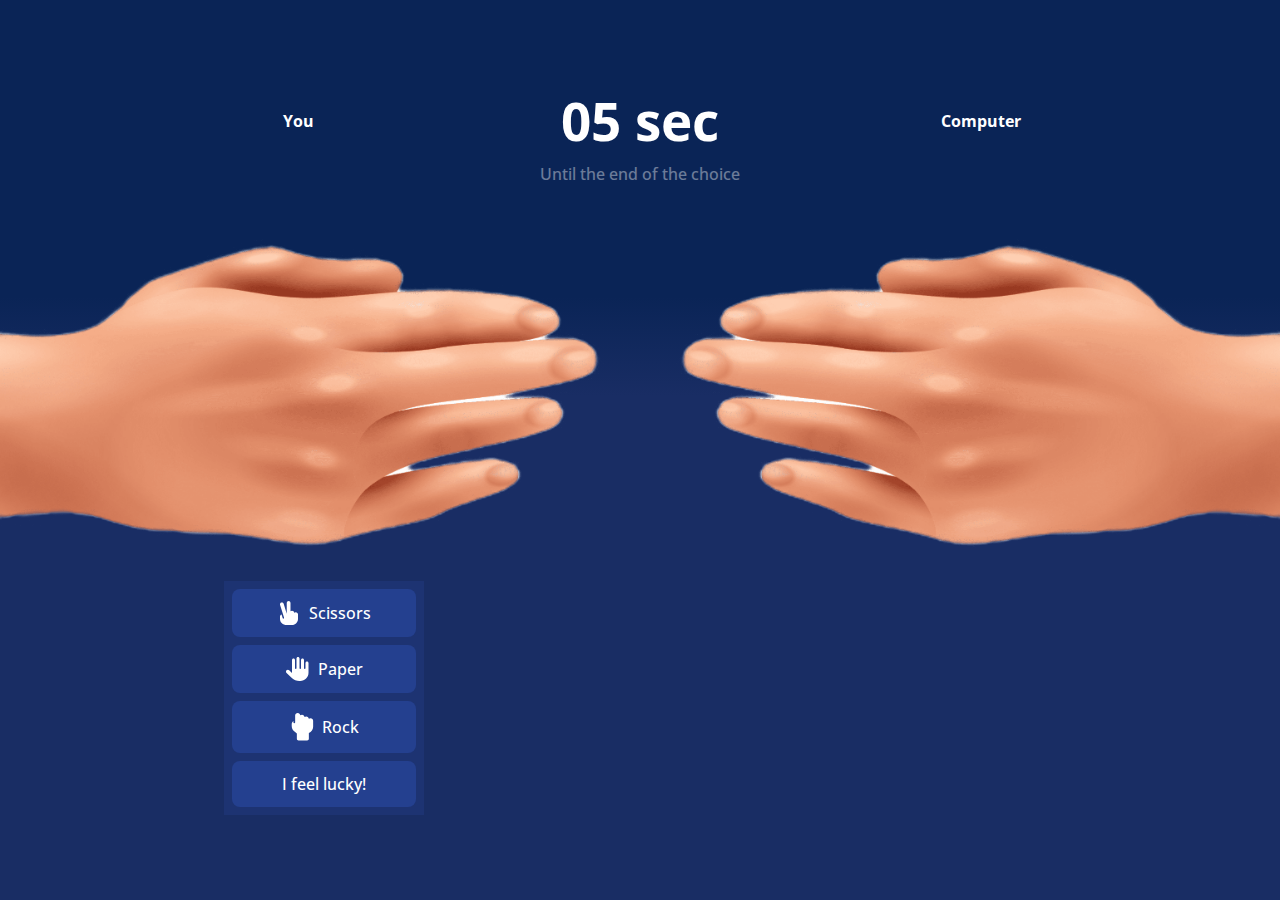
<file: fanhar/index.html>
<!doctype html>
<html lang="en">
<head>
    <meta charset="UTF-8">
    <meta name="author" content="westtle">
    <meta name="description" content="batu gunting kertas">
    <meta name="keywords" content="rock paper scissors">
    <meta name="viewport" content="width=device-width, initial-scale=1">
    <title>Rock Paper Scissors</title>

    <!-- Fonts -->
	<link rel="preconnect" href="https://fonts.googleapis.com">
	<link rel="preconnect" href="https://fonts.gstatic.com" crossorigin>
	<link href="https://fonts.googleapis.com/css2?family=Open+Sans:wght@400;500;700&display=swap" rel="stylesheet">

    <link rel="icon" type="image/x-icon" href="#">
    <link rel="stylesheet" type="text/css" href="./assets/styles/style.css">
</head>
<body>
	<main>
		<div class="players-and-timer">
			<h2 class="player__you">You</h2>
			<div class="timer">
				<h1 class="timer__left">05 sec</h1>
			</div>
			<h2 class="player__computer">Computer</h2>
		</div>
		<div class="hand">
			<div class="hand__you">
				<img src="./assets/images/paper.png" alt="Hand paper." width="1280" height="720">
			</div>
			<div class="hand__computer">
				<img src="./assets/images/paper.png" alt="Hand paper." width="1280" height="720">
			</div>
		</div>
		<div class="choices">
			<div class="choice__box-thingy">
				<button class="choice__scissors" data-choice="scissors">
					<svg xmlns="http://www.w3.org/2000/svg" height="1em" viewBox="0 0 512 512"><!--! Font Awesome Free 6.4.0 by @fontawesome - https://fontawesome.com License - https://fontawesome.com/license (Commercial License) Copyright 2023 Fonticons, Inc. --><path d="M40 208c-22.1 0-40 17.9-40 40s17.9 40 40 40l180.2 0c-7.6 8.5-12.2 19.7-12.2 32c0 25.3 19.5 46 44.3 47.9c-7.7 8.5-12.3 19.8-12.3 32.1c0 26.5 21.5 48 48 48l32 0 64 0c70.7 0 128-57.3 128-128l0-113.1c0-40.2-16-78.8-44.4-107.3C444.8 76.8 413.9 64 381.7 64L336 64c-21.3 0-39.3 13.9-45.6 33.1l74.5 23.7c8.4 2.7 13.1 11.7 10.4 20.1s-11.7 13.1-20.1 10.4L288 129.9l0 .1L84 65.8C62.9 59.2 40.5 70.9 33.8 92s5.1 43.5 26.2 50.2L269.5 208 40 208z"/></svg>
					<span>Scissors</span>
				</button>
				<button class="choice__paper" data-choice="paper">
					<svg xmlns="http://www.w3.org/2000/svg" height="1em" viewBox="0 0 512 512"><!--! Font Awesome Free 6.4.0 by @fontawesome - https://fontawesome.com License - https://fontawesome.com/license (Commercial License) Copyright 2023 Fonticons, Inc. --><path d="M288 32c0-17.7-14.3-32-32-32s-32 14.3-32 32V240c0 8.8-7.2 16-16 16s-16-7.2-16-16V64c0-17.7-14.3-32-32-32s-32 14.3-32 32V336c0 1.5 0 3.1 .1 4.6L67.6 283c-16-15.2-41.3-14.6-56.6 1.4s-14.6 41.3 1.4 56.6L124.8 448c43.1 41.1 100.4 64 160 64H304c97.2 0 176-78.8 176-176V128c0-17.7-14.3-32-32-32s-32 14.3-32 32V240c0 8.8-7.2 16-16 16s-16-7.2-16-16V64c0-17.7-14.3-32-32-32s-32 14.3-32 32V240c0 8.8-7.2 16-16 16s-16-7.2-16-16V32z"/></svg>
					<span>Paper</span>
				</button>
				<button class="choice__rock" data-choice="rock">
					<svg xmlns="http://www.w3.org/2000/svg" height="1em" viewBox="0 0 448 512"><!--! Font Awesome Free 6.4.0 by @fontawesome - https://fontawesome.com License - https://fontawesome.com/license (Commercial License) Copyright 2023 Fonticons, Inc. --><path d="M144 0C117.5 0 96 21.5 96 48V96v28.5V176c0 8.8-7.2 16-16 16s-16-7.2-16-16V149.3l-9 7.5C40.4 169 32 187 32 206V244c0 38 16.9 74 46.1 98.3L128 384v96c0 17.7 14.3 32 32 32H320c17.7 0 32-14.3 32-32V374.7c46.9-19 80-65 80-118.7V176 160 144c0-26.5-21.5-48-48-48c-12.4 0-23.6 4.7-32.1 12.3C350 83.5 329.3 64 304 64c-12.4 0-23.6 4.7-32.1 12.3C270 51.5 249.3 32 224 32c-12.4 0-23.6 4.7-32.1 12.3C190 19.5 169.3 0 144 0z"/></svg>
					<span>Rock</span>
				</button>
				<button class="choice__random" data-choice="random">I feel lucky!</button>
			</div>
			<p class="choice__opponent-message" data-choosing="false">Opponent is choosing a hand...</p>
		</div>
	</main>

    <script type="text/javascript" src="./assets/scripts/script.js"></script>
</body>
</html>
</file>
<file: fanhar/assets/styles/style.css>
:root {
	--font-open-sans: "Open Sans", sans-serif;

	--white: 0, 0%, 100%;
	--blue: 224, 60%; /* Make sure to put the hsl light value if you use it. */
}

*, *::before, *::after {
	margin: 0;
	padding: 0;
	box-sizing: border-box;
}

img,
svg {
	display: block;
	height: auto;
	width: 100%;
	max-width: 100%;
}

body {
	--font-primary: var(--font-open-sans);
	--font-size-primary: 1rem;

	--color-primary: hsl(var(--white));
	--color-secondary: var(--blue); /* Make sure to put the hsl light value if you use it. */

	display: flex;
	justify-content: center;
	align-items: center;
	min-height: 100vh;
	color: var(--color-primary);
	background: linear-gradient(180deg, rgba(10,36,86,1) 33%, rgba(25,45,100,1) 44%);
	font-family: var(--font-primary);
	font-size: var(--font-size-primary);
	font-weight: 500;
}

main {
	max-width: 80rem;
	padding-block: 2.5rem;
}

/* Top / Players & Timer */

.players-and-timer {
	display: grid;
	grid-auto-flow: column;
	grid-auto-columns: 1fr;
	align-items: center;
	margin-block-end: 5rem;
	padding-inline: 8rem;
	text-align: center;
}

.player__you,
.player__computer {
	font-size: inherit;
}

.timer {
	display: flex;
	flex-direction: column;
	gap: 0.8rem;

	position: relative;
}

.timer::after {
	content: "Until the end of the choice";
	opacity: 0.4;
	text-align: center;
	white-space: nowrap;

	position: absolute;
	left: 50%;
	bottom: -1.8rem;
	transform: translateX(-50%);
}

.timer__left {
	font-size: 3.3rem;
}

/* Middle / Both Hand */

.hand {
	display: flex;
	gap: 1rem;
}

.hand__computer {
	transform: scaleX(-1);
}

/* Bottom / Choices Buttons */

.choices {
	display: flex;
	justify-content: space-between;
	align-items: flex-end;
	margin-block-start: 1.3rem;
	padding-inline-start: 14rem;
	padding-inline-end: 6rem;
}

.choice__box-thingy {
	display: flex;
	flex-direction: column;
	width: 100%;
	gap: 0.5rem;
	background-color: hsl(var(--color-secondary), 28%);
	max-width: 12.5rem;
	padding: 0.5rem;
}

.choice__box-thingy button {
	display: flex;
	justify-content: center;
	align-items: center;
	gap: 0.5rem;
	color: inherit;
	background-color: hsl(var(--color-secondary), 35%);
	border: none;
	border-radius: 0.5rem;
	padding: 0.75rem;
	font-family: inherit;
	font-size: inherit;
	font-weight: inherit;
	cursor: pointer;
}

.choice__box-thingy svg {
	max-width: 1.5rem;
	fill: currentColor;
}

.choice__scissors svg {
	transform: rotate(-90deg) scaleX(-1);
}

.choice__opponent-message {
	font-size: 1.125rem;
	opacity: 0.5;
}

.choice__opponent-message[data-choosing="true"] { visibility: visible; }
.choice__opponent-message[data-choosing="false"] { visibility: hidden; }

@media (max-width: 53.125rem) {
	.players-and-timer {
		padding-inline: 3rem;
	}

	.choices {
		flex-direction: column;
		justify-content: center;
		align-items: center;
		gap: 1rem;
		padding-inline: 2rem;
	}
}

@media (hover:hover) {
	.choice__box-thingy button:hover,
	.choice__box-thingy button:focus-visible,
	.choice__box-thingy button[data-chosen="true"] {
		background-color: transparent;
		outline: 0.1875rem solid hsl(var(--color-secondary), 50%);
	}
}
</file>
